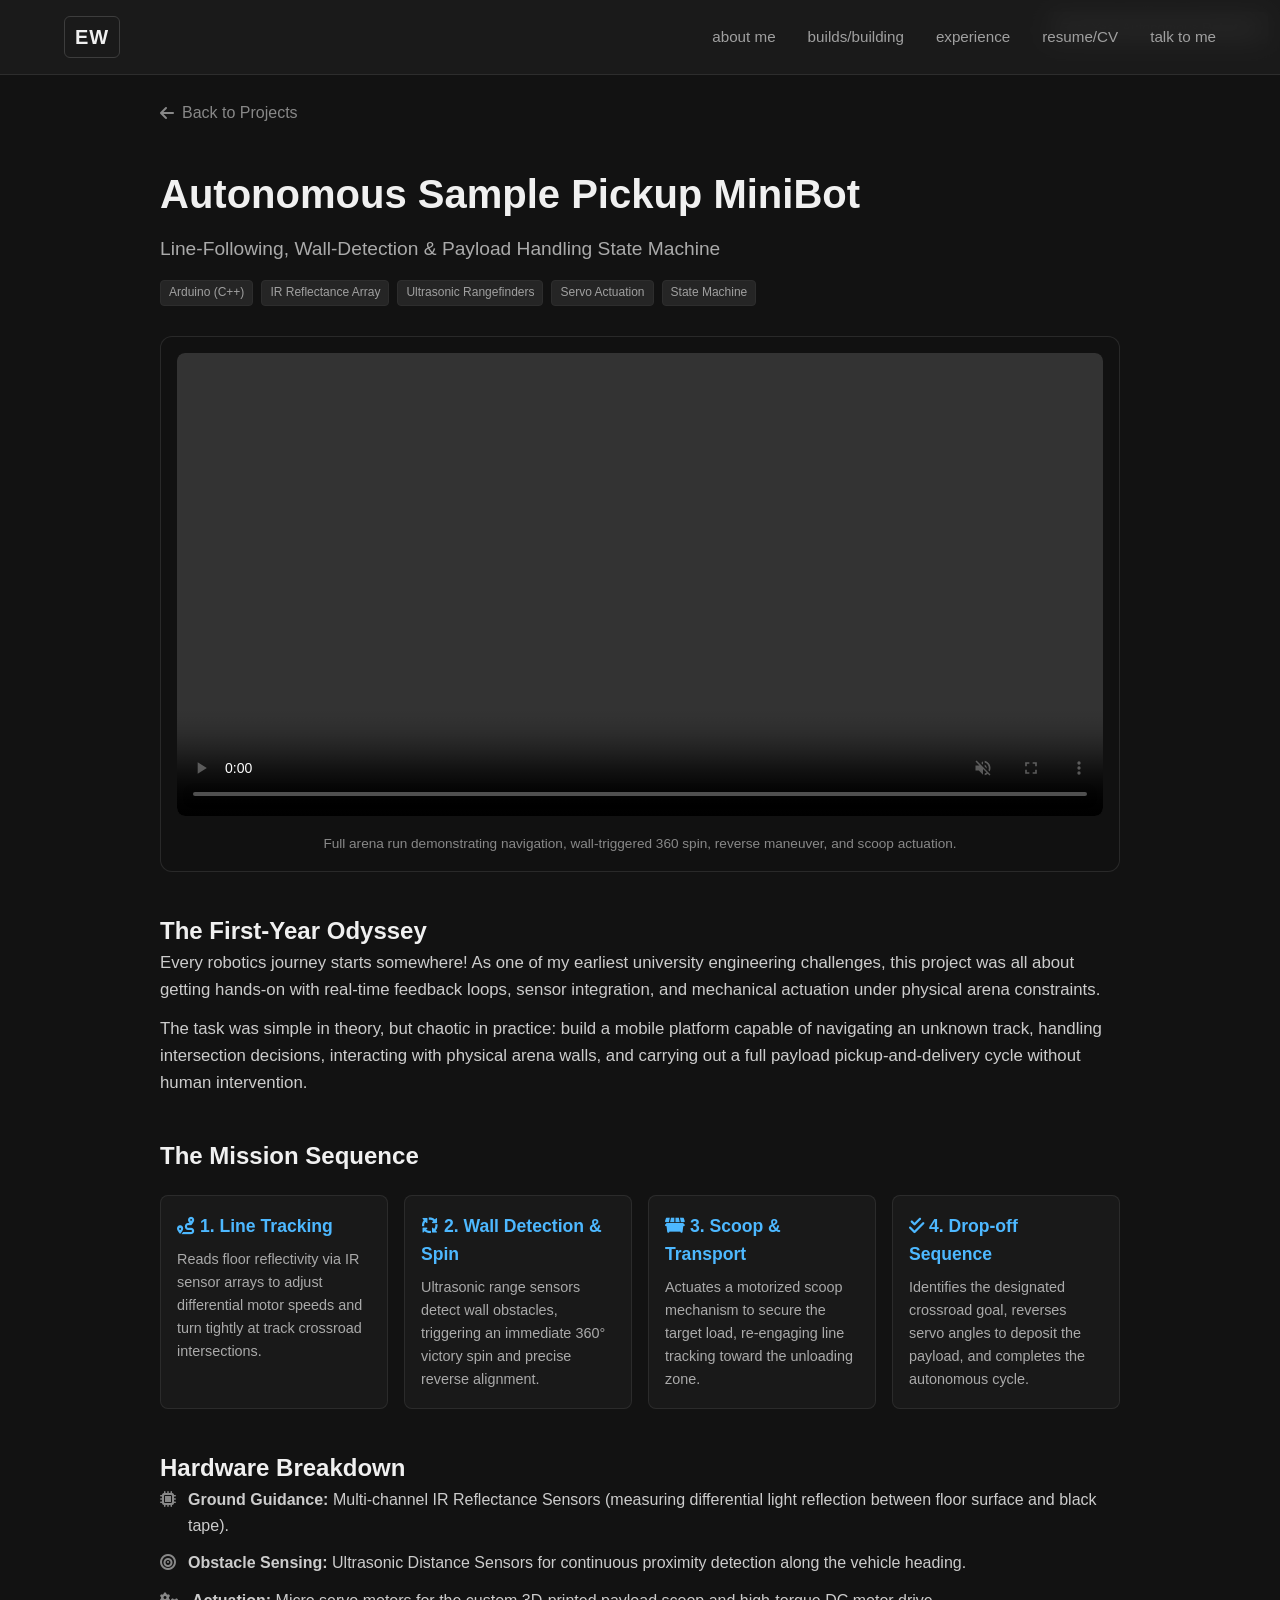
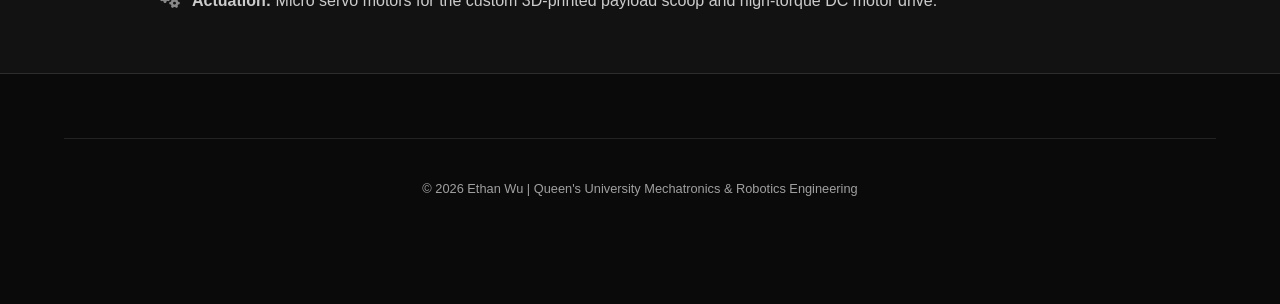
<file: projects/minibot.html>
<!DOCTYPE html>
<html lang="en">
<head>
    <meta charset="UTF-8">
    <meta name="viewport" content="width=device-width, initial-scale=1.0">
    <title>Line-Following MiniBot | Ethan Wu</title>
    <link rel="stylesheet" href="../style.css">
    <link rel="stylesheet" href="https://cdnjs.cloudflare.com/ajax/libs/font-awesome/6.4.0/css/all.min.css">
</head>
<body>

    <!-- NAVBAR -->
    <nav class="navbar">
        <div class="logo"><a href="../index.html" style="color: inherit; text-decoration: none;">EW</a></div>
        <ul class="nav-links">
            <li><a href="../index.html#about">about me</a></li>
            <li><a href="../index.html#stuff">builds/building</a></li>
            <li><a href="../index.html#experience">experience</a></li>
            <li><a href="../index.html#resume-cv">resume/CV</a></li>
            <li><a href="../index.html#contact">talk to me</a></li>
        </ul>
    </nav>

    <main class="project-detail-container" style="max-width: 1000px; margin: 100px auto 60px; padding: 0 20px;">
        
        <!-- BACK BUTTON -->
        <a href="../index.html#stuff" style="text-decoration: none; color: #888; display: inline-flex; align-items: center; gap: 8px; margin-bottom: 24px;">
            <i class="fa-solid fa-arrow-left"></i> Back to Projects
        </a>

        <!-- HEADER SECTION -->
        <header class="project-header" style="margin-bottom: 30px;">
            <span class="module-category" style="background: rgba(255,255,255,0.1); padding: 4px 12px; border-radius: 4px; font-size: 0.85rem;">First-Year Autonomous Robotics</span>
            <h1 style="font-size: 2.5rem; margin: 12px 0 8px;">Autonomous Sample Pickup MiniBot</h1>
            <p class="project-subtitle" style="font-size: 1.2rem; color: #aaa;">Line-Following, Wall-Detection & Payload Handling State Machine</p>
            
            <div class="tags" style="margin-top: 16px; display: flex; gap: 8px; flex-wrap: wrap;">
                <span class="tag">Arduino (C++)</span>
                <span class="tag">IR Reflectance Array</span>
                <span class="tag">Ultrasonic Rangefinders</span>
                <span class="tag">Servo Actuation</span>
                <span class="tag">State Machine</span>
            </div>
        </header>

        <!-- VIDEO / SHOWCASE SECTION -->
        <section class="project-hero-image" style="margin-bottom: 40px; background: #111; border-radius: 12px; padding: 16px; border: 1px solid rgba(255,255,255,0.1); text-align: center;">
            <!-- HTML5 Local Video Player -->
            <video controls autoplay muted loop style="width: 100%; max-height: 520px; border-radius: 8px; background: #000;">
                <source src="../media/minibot video.mp4" type="video/mp4">
                Your browser does not support the video tag.
            </video>
            <p style="font-size: 0.85rem; color: #888; margin-top: 10px;">Full arena run demonstrating navigation, wall-triggered 360 spin, reverse maneuver, and scoop actuation.</p>
        </section>

        <!-- STORY / OVERVIEW -->
        <section class="project-section" style="margin-bottom: 40px;">
            <h2>The First-Year Odyssey</h2>
            <p style="font-size: 1.05rem; line-height: 1.6; color: #ccc;">
                Every robotics journey starts somewhere! As one of my earliest university engineering challenges, this project was all about getting hands-on with real-time feedback loops, sensor integration, and mechanical actuation under physical arena constraints.
            </p>
            <p style="font-size: 1.05rem; line-height: 1.6; color: #ccc; margin-top: 12px;">
                The task was simple in theory, but chaotic in practice: build a mobile platform capable of navigating an unknown track, handling intersection decisions, interacting with physical arena walls, and carrying out a full payload pickup-and-delivery cycle without human intervention.
            </p>
        </section>

        <!-- BEHAVIORAL STATE MACHINE -->
        <section class="project-section" style="margin-bottom: 40px;">
            <h2>The Mission Sequence</h2>
            <div style="display: grid; grid-template-columns: repeat(auto-fit, minmax(220px, 1fr)); gap: 16px; margin-top: 20px;">
                <div style="background: rgba(255,255,255,0.03); padding: 16px; border-radius: 8px; border: 1px solid rgba(255,255,255,0.08);">
                    <h3 style="font-size: 1.1rem; color: #4db8ff;"><i class="fa-solid fa-route"></i> 1. Line Tracking</h3>
                    <p style="font-size: 0.9rem; color: #aaa; margin-top: 8px;">Reads floor reflectivity via IR sensor arrays to adjust differential motor speeds and turn tightly at track crossroad intersections.</p>
                </div>
                <div style="background: rgba(255,255,255,0.03); padding: 16px; border-radius: 8px; border: 1px solid rgba(255,255,255,0.08);">
                    <h3 style="font-size: 1.1rem; color: #4db8ff;"><i class="fa-solid fa-arrows-spin"></i> 2. Wall Detection & Spin</h3>
                    <p style="font-size: 0.9rem; color: #aaa; margin-top: 8px;">Ultrasonic range sensors detect wall obstacles, triggering an immediate 360° victory spin and precise reverse alignment.</p>
                </div>
                <div style="background: rgba(255,255,255,0.03); padding: 16px; border-radius: 8px; border: 1px solid rgba(255,255,255,0.08);">
                    <h3 style="font-size: 1.1rem; color: #4db8ff;"><i class="fa-solid fa-dumpster"></i> 3. Scoop & Transport</h3>
                    <p style="font-size: 0.9rem; color: #aaa; margin-top: 8px;">Actuates a motorized scoop mechanism to secure the target load, re-engaging line tracking toward the unloading zone.</p>
                </div>
                <div style="background: rgba(255,255,255,0.03); padding: 16px; border-radius: 8px; border: 1px solid rgba(255,255,255,0.08);">
                    <h3 style="font-size: 1.1rem; color: #4db8ff;"><i class="fa-solid fa-check-double"></i> 4. Drop-off Sequence</h3>
                    <p style="font-size: 0.9rem; color: #aaa; margin-top: 8px;">Identifies the designated crossroad goal, reverses servo angles to deposit the payload, and completes the autonomous cycle.</p>
                </div>
            </div>
        </section>

        <!-- SENSORS & HARDWARE -->
        <section class="project-section" style="margin-bottom: 40px;">
            <h2>Hardware Breakdown</h2>
            <ul style="list-style: none; padding: 0; color: #ccc;">
                <li style="margin-bottom: 12px; display: flex; align-items: flex-start; gap: 12px;">
                    <i class="fa-solid fa-microchip" style="margin-top: 4px; color: #888;"></i>
                    <div><strong>Ground Guidance:</strong> Multi-channel IR Reflectance Sensors (measuring differential light reflection between floor surface and black tape).</div>
                </li>
                <li style="margin-bottom: 12px; display: flex; align-items: flex-start; gap: 12px;">
                    <i class="fa-solid fa-bullseye" style="margin-top: 4px; color: #888;"></i>
                    <div><strong>Obstacle Sensing:</strong> Ultrasonic Distance Sensors for continuous proximity detection along the vehicle heading.</div>
                </li>
                <li style="margin-bottom: 12px; display: flex; align-items: flex-start; gap: 12px;">
                    <i class="fa-solid fa-gears" style="margin-top: 4px; color: #888;"></i>
                    <div><strong>Actuation:</strong> Micro servo motors for the custom 3D-printed payload scoop and high-torque DC motor drive.</div>
                </li>
            </ul>
        </section>

    </main>

    <!-- FOOTER -->
    <footer class="footer">
        <div class="footer-content" style="text-align: center; padding: 40px 0; border-top: 1px solid rgba(255,255,255,0.1);">
            <p class="copyright">© 2026 Ethan Wu | Queen's University Mechatronics & Robotics Engineering</p>
        </div>
    </footer>

</body>
</html>
</file>
<file: style.css>
/* ==========================================================================
   CHARCOAL BLACK / OBSIDIAN DARK THEME
   ========================================================================== */

:root {
    /* Color Palette */
    --bg-main: #121212;             /* Pure Obsidian Charcoal Background */
    --bg-card: #1E1E1E;             /* Elevated Matte Charcoal Card */
    --bg-card-hover: #262626;       /* Card Hover Highlight */
    --bg-alt: #181818;              /* Alternating Section Background */
    --bg-glass: rgba(30, 30, 30, 0.75); /* Glassmorphism Overlay */
    
    /* Text Colors */
    --text-primary: #F0F0F0;        /* Bright Crisp White */
    --text-secondary: #A0A0A0;      /* Muted Slate Gray */
    --text-muted: #6E6E6E;          /* Subtle Wireframe Gray */
    
    /* Accents & Highlights */
    --accent-silver: #D4D4D4;       /* Titanium Silver */
    --accent-blue: #3B82F6;         /* Subtle Electric Blue Indicator */
    --accent-glow: rgba(59, 130, 246, 0.15);
    --border-color: #2D2D2D;        /* Sleek Wireframe Border */
    --border-light: #3D3D3D;        /* Highlight Border */

    /* Fonts & Radii */
    --font-sans: 'Inter', -apple-system, BlinkMacSystemFont, 'Segoe UI', Roboto, sans-serif;
    --radius-sm: 6px;
    --radius-md: 12px;
    --radius-lg: 16px;
    --transition: all 0.25s cubic-bezier(0.4, 0, 0.2, 1);
}

/* Base Reset */
* {
    margin: 0;
    padding: 0;
    box-sizing: border-box;
}

body {
    background-color: var(--bg-main);
    color: var(--text-primary);
    font-family: var(--font-sans);
    line-height: 1.6;
    -webkit-font-smoothing: antialiased;
}

/* Smooth Scrolling */
html {
    scroll-behavior: smooth;
}

/* ==========================================================================
   NAVIGATION BAR
   ========================================================================== */

.navbar {
    position: fixed;
    top: 0;
    width: 100%;
    display: flex;
    justify-content: space-between;
    align-items: center;
    padding: 1rem 5%;
    background: var(--bg-glass);
    backdrop-filter: blur(12px);
    -webkit-backdrop-filter: blur(12px);
    border-bottom: 1px solid var(--border-color);
    z-index: 1000;
}

.logo {
    font-weight: 800;
    font-size: 1.25rem;
    letter-spacing: 1px;
    color: var(--text-primary);
    border: 1.5px solid var(--border-light);
    padding: 4px 10px;
    border-radius: var(--radius-sm);
}

.nav-links {
    display: flex;
    list-style: none;
    gap: 2rem;
}

.nav-links a {
    color: var(--text-secondary);
    text-decoration: none;
    font-size: 0.95rem;
    font-weight: 500;
    transition: var(--transition);
}

.nav-links a:hover {
    color: var(--text-primary);
}

/* ==========================================================================
   HERO SECTION
   ========================================================================== */

.hero {
    padding: 8rem 5% 4rem;
    max-width: 1200px;
    margin: 0 auto;
}

.hero h1 {
    font-size: 3.5rem;
    font-weight: 800;
    letter-spacing: -0.02em;
    color: var(--text-primary);
    margin-bottom: 0.5rem;
}

.hero-tagline {
    font-size: 1.25rem;
    color: var(--text-secondary);
    margin-bottom: 1.5rem; /* <-- INCREASED from 1.5rem to add spacing below the blurb */
}


.role-badges {
    display: flex;
    flex-wrap: wrap;
    gap: 0.75rem;
    margin-bottom: 2.5rem;
}

.role-badge {
    background: var(--bg-card);
    border: 1px solid var(--border-color);
    color: var(--text-secondary);
    padding: 0.4rem 0.9rem;
    border-radius: 50px;
    font-size: 0.85rem;
    display: inline-flex;
    align-items: center;
    gap: 0.5rem;
}

/* Quick Stats Counter Grid */
.stat-grid {
    display: grid;
    grid-template-columns: repeat(auto-fit, minmax(180px, 1fr));
    gap: 1.25rem;
    margin-bottom: 2.5rem;
}

.stat-card {
    background: var(--bg-card);
    border: 1px solid var(--border-color);
    padding: 1.25rem;
    border-radius: var(--radius-md);
    text-align: left;
}

.stat-num {
    display: block;
    font-size: 2rem;
    font-weight: 700;
    color: var(--text-primary);
}

.stat-label {
    font-size: 0.85rem;
    color: var(--text-muted);
    text-transform: uppercase;
    letter-spacing: 0.05em;
}

/* Buttons */
.hero-buttons {
    display: flex;
    gap: 1rem;
}

.btn {
    padding: 0.75rem 1.75rem;
    border-radius: var(--radius-sm);
    font-size: 0.95rem;
    font-weight: 600;
    text-decoration: none;
    transition: var(--transition);
    cursor: pointer;
    display: inline-flex;
    align-items: center;
    gap: 0.5rem;
}

.primary-btn {
    background: var(--text-primary);
    color: var(--bg-main);
    border: 1px solid var(--text-primary);
}

.primary-btn:hover {
    background: var(--accent-silver);
    border-color: var(--accent-silver);
}

.secondary-btn {
    background: transparent;
    color: var(--text-primary);
    border: 1px solid var(--border-light);
}

.secondary-btn:hover {
    background: var(--bg-card);
    border-color: var(--text-primary);
}

/* ==========================================================================
   SECTIONS & MODULAR CARDS
   ========================================================================== */

.section {
    padding: 5rem 5%;
    max-width: 1200px;
    margin: 0 auto;
}

.section-alt {
    background-color: var(--bg-alt);
    max-width: 100%;
    padding-left: max(5%, calc((100vw - 1200px) / 2));
    padding-right: max(5%, calc((100vw - 1200px) / 2));
    border-top: 1px solid var(--border-color);
    border-bottom: 1px solid var(--border-color);
}

.section-header {
    margin-bottom: 3rem;
}

.section-header h2 {
    font-size: 2rem;
    font-weight: 700;
    color: var(--text-primary);
    margin-bottom: 0.25rem;
}

.section-header p {
    color: var(--text-secondary);
}

/* Modular Grid Layout */
.module-grid {
    display: grid;
    grid-template-columns: repeat(auto-fit, minmax(320px, 1fr));
    gap: 1.75rem;
}

.module-card {
    background: var(--bg-card);
    border: 1px solid var(--border-color);
    border-radius: var(--radius-md);
    overflow: hidden;
    display: flex;
    flex-direction: column;
    transition: var(--transition);
}

.module-card:hover {
    transform: translateY(-4px);
    border-color: var(--border-light);
    box-shadow: 0 12px 24px rgba(0, 0, 0, 0.4);
}

.module-image {
    position: relative;
    height: 190px;
    background: #171717;
    overflow: hidden;
    display: flex;
    align-items: center;
    justify-content: center;
}

.module-image img {
    width: 100%;
    height: 100%;
    object-fit: cover;
    opacity: 0.85;
    transition: var(--transition);
}

.module-card:hover .module-image img {
    opacity: 1;
    transform: scale(1.03);
}

.module-category {
    position: absolute;
    top: 12px;
    right: 12px;
    background: rgba(0, 0, 0, 0.65);
    backdrop-filter: blur(4px);
    border: 1px solid var(--border-color);
    color: var(--text-secondary);
    padding: 3px 10px;
    font-size: 0.75rem;
    border-radius: var(--radius-sm);
}

/* Status Badges */

.module-status-badge {
    position: absolute;
    top: 12px;
    left: 12px;
    background: var(--accent-glow);
    color: var(--accent-blue);
    border: 1px solid var(--accent-blue);
    padding: 3px 10px;
    font-size: 0.75rem;
    font-weight: 600;
    border-radius: var(--radius-sm);
}

.image-placeholder {
    color: var(--text-muted);
    font-size: 2.5rem;
}

.module-body {
    padding: 1.5rem;
    display: flex;
    flex-direction: column;
    flex-grow: 1;
}

.module-body h3 {
    font-size: 1.25rem;
    color: var(--text-primary);
    margin-bottom: 0.25rem;
}

.module-subtitle {
    font-size: 0.85rem;
    color: var(--text-secondary);
    margin-bottom: 1rem;
}

.tags {
    display: flex;
    flex-wrap: wrap;
    gap: 0.4rem;
    margin-bottom: 1rem;
}

.tag {
    background: #252525;
    color: var(--text-secondary);
    font-size: 0.75rem;
    padding: 2px 8px;
    border-radius: 4px;
    border: 1px solid var(--border-color);
}

.module-desc {
    color: var(--text-muted);
    font-size: 0.9rem;
    margin-bottom: 1.5rem;
    flex-grow: 1;
}

/* Small Button inside cards */
.btn-sm {
    padding: 0.5rem 1rem;
    font-size: 0.85rem;
    border-radius: var(--radius-sm);
    border: 1px solid var(--border-light);
    background: transparent;
    color: var(--text-primary);
    cursor: pointer;
    transition: var(--transition);
}

.btn-sm:hover {
    background: var(--border-light);
}

/* Competition Ribbons */
.award-ribbon {
    position: absolute;
    top: 12px;
    left: 12px;
    background: rgba(255, 215, 0, 0.1);
    border: 1px solid #D4AF37;
    color: #F3E5AB;
    padding: 3px 10px;
    font-size: 0.75rem;
    font-weight: 600;
    border-radius: var(--radius-sm);
}

/* ==========================================================================
   EXPERIENCE LIST & RESUME SECTION
   ========================================================================== */

.experience-list {
    display: flex;
    flex-direction: column;
    gap: 1.5rem;
}

.exp-item {
    background: var(--bg-card);
    border: 1px solid var(--border-color);
    border-radius: var(--radius-md);
    padding: 1.75rem;
}

.exp-header {
    display: flex;
    justify-content: space-between;
    align-items: baseline;
    margin-bottom: 0.25rem;
}

.exp-header h3 {
    font-size: 1.15rem;
    color: var(--text-primary);
}

.exp-date {
    font-size: 0.85rem;
    color: var(--text-muted);
}

.exp-org {
    color: var(--text-secondary);
    font-size: 0.9rem;
    margin-bottom: 1rem;
}

.exp-item ul {
    padding-left: 1.25rem;
    color: var(--text-secondary);
    font-size: 0.95rem;
}

.exp-item li {
    margin-bottom: 0.4rem;
}

/* Resume Cards */
.resume-container {
    display: grid;
    grid-template-columns: repeat(auto-fit, minmax(280px, 1fr));
    gap: 1.5rem;
}

.resume-card {
    background: var(--bg-card);
    border: 1px solid var(--border-color);
    padding: 2rem;
    border-radius: var(--radius-md);
    text-align: center;
    display: flex;
    flex-direction: column;
    align-items: center;
}

.resume-icon {
    font-size: 2.5rem;
    color: var(--text-secondary);
    margin-bottom: 1rem;
}

.resume-card h3 {
    margin-bottom: 0.5rem;
    color: var(--text-primary);
}

.resume-card p {
    color: var(--text-muted);
    font-size: 0.9rem;
    margin-bottom: 1.5rem;
}

/* ==========================================================================
   FOOTER / CONTACT
   ========================================================================== */

.footer {
    background: #0A0A0A;
    border-top: 1px solid var(--border-color);
    padding: 4rem 5% 2rem;
    text-align: center;
}

.footer-content h2 {
    font-size: 2rem;
    margin-bottom: 0.5rem;
}

.footer-content p {
    color: var(--text-secondary);
    margin-bottom: 2rem;
}

.contact-links {
    display: flex;
    justify-content: center;
    gap: 1.5rem;
    flex-wrap: wrap;
    margin-bottom: 3rem;
}

.contact-item {
    color: var(--text-primary);
    text-decoration: none;
    background: var(--bg-card);
    border: 1px solid var(--border-color);
    padding: 0.75rem 1.25rem;
    border-radius: var(--radius-sm);
    transition: var(--transition);
    display: flex;
    align-items: center;
    gap: 0.5rem;
}

.contact-item:hover {
    border-color: var(--border-light);
    background: var(--bg-card-hover);
}

.copyright {
    font-size: 0.8rem;
    color: var(--text-muted);
}

/* ========================================== */
/* MODAL POPUP FIX                            */
/* ========================================== */

/* Hides the modal by default and fixes it to the screen */
.modal-overlay {
    position: fixed !important;
    top: 0;
    left: 0;
    width: 100vw;
    height: 100vh;
    background: rgba(0, 0, 0, 0.8) !important; /* Darkened backdrop */
    backdrop-filter: blur(6px);
    display: none; /* <--- THIS HIDES IT INITIALLY */
    justify-content: center;
    align-items: center;
    z-index: 9999; /* Keeps modal on top of everything */
    padding: 1.5rem;
}

/* Shows the modal when activated by JavaScript */
.modal-overlay.active {
    display: flex !important; /* <--- THIS SHOWS IT WHEN CLICKED */
    animation: modalFadeIn 0.2s ease-out;
}

/* Modal Content Box */
.modal-content {
    background: #18181c;
    color: #e0e0e0;
    border: 1px solid rgba(255, 255, 255, 0.15);
    border-radius: 12px;
    max-width: 650px;
    width: 100%;
    max-height: 85vh;
    overflow-y: auto;
    padding: 2rem;
    position: relative;
    box-shadow: 0 20px 50px rgba(0, 0, 0, 0.6);
}

/* Close (X) Button */
.modal-close {
    position: absolute;
    top: 1rem;
    right: 1.25rem;
    background: transparent;
    border: none;
    font-size: 2rem;
    color: #a0a0a0;
    cursor: pointer;
    transition: color 0.2s ease;
}

.modal-close:hover {
    color: #ffffff;
}

@keyframes modalFadeIn {
    from { opacity: 0; transform: scale(0.95); }
    to { opacity: 1; transform: scale(1); }
}

/* Remove default link underlines and preserve text styling on card links */
.module-card-link,
.module-card-link:hover,
.module-card-link:focus,
.module-card-link:active {
    text-decoration: none;
    color: inherit;
    display: block;
}

/* Optional: remove underlines from internal headers inside the linked cards */
.module-card-link h3,
.module-card-link p {
    text-decoration: none;
}
/* --- Fix Hero / Cover Image Cropping --- */
/* Ensures the top project cover photo and hero banners show full aspect ratio */
.module-image img.hero-cover,
.hero img, 
.hero-image-container img {
  width: 100%;
  height: auto !important;
  max-height: 80vh;
  object-fit: contain !important; /* Shows full image without clipping top/bottom */
  cursor: pointer;
}

/* --- Keep Project Thumbnails Cropped --- */
/* --- Standard Card Thumbnails --- */
.module-image img {
  width: 100%;
  height: 100%;
  object-fit: cover;
}

/* --- Lightbox Overlay Styling --- */
.lightbox-modal {
  display: none; 
  position: fixed; 
  z-index: 9999; 
  top: 0;
  left: 0;
  width: 100vw;
  height: 100vh;
  background-color: rgba(0, 0, 0, 0.92); 
  backdrop-filter: blur(5px);
  justify-content: center;
  align-items: center;
  cursor: pointer;
}

.lightbox-modal img {
  max-width: 90vw;
  max-height: 90vh;
  object-fit: contain !important;
  box-shadow: 0 0 30px rgba(0, 0, 0, 0.9);
  border-radius: 6px;
}

.hero-desc {
    margin-bottom: 32px;
    max-width: 800px;      /* optional: keeps lines a comfortable length */
    line-height: 1.7;
}

.hero-buttons {
    display: flex;
    gap: 16px;
    margin-top: 0;
    flex-wrap: wrap;
}
</file>
